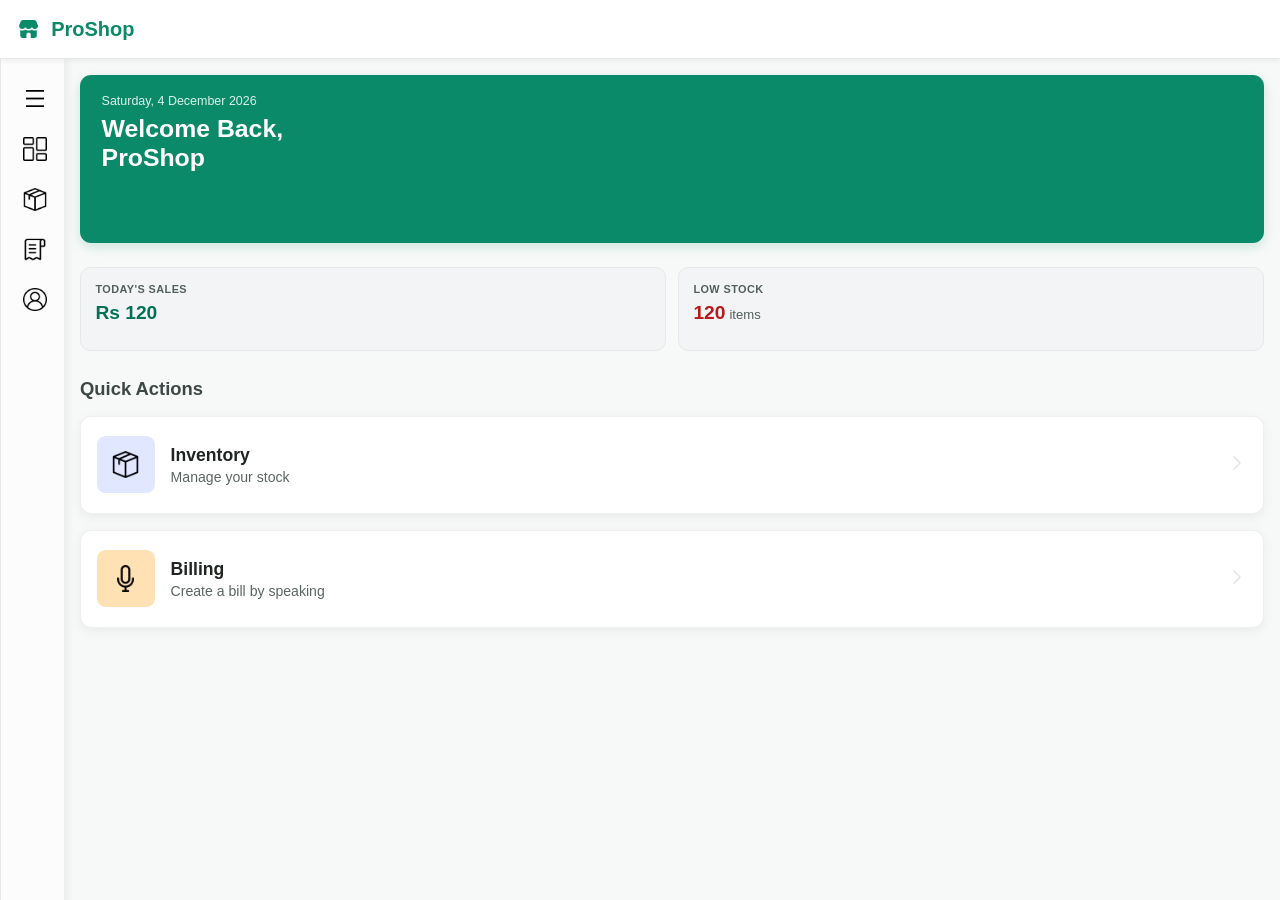
<file: index.html>
<!doctype html>
<html lang="en">
<head>
  <meta charset="UTF-8">
  <meta name="viewport" content="width=device-width, initial-scale=1.0">
  <meta http-equiv="X-UA-Compatible" content="ie=edge">

  <title>ProShop Dashboard</title>

  <meta name="mobile-web-app-capable" content="yes">
  <meta name="theme-color" content="#0B8A6A">
  <link rel="manifest" href="./manifest.webmanifest">

  
  <link rel="stylesheet" href="./styles.css">
  <link rel="stylesheet" href="./dashboard.css">

  <script src="./Javascript/common.js" defer></script>

  
</head>

<body>
  <div class="app-shell">
    <header>
      <div class="top-bar">

        <div class="top-bar-left">
          <img class="store-icon" src="./assets/icons/store.png" alt="ProShop logo">
          <span class="logo">ProShop</span>
        </div>
        <div class="top-bar-right">
          <!-- <button class="header-button" type="button">
            <img src="icons/notification.png" alt="Notifications">
          </button> -->
          <!-- <button class="header-button" type="button">
            <img src="./assets/icons/user.png" alt="Profile">
          </button> -->
        </div>

      </div>
    </header>

    <div class="main-container">
      
      <div class="dashboard-content">

        <div class="card-welcome">
          <div class="card-content">
            <p class="card-date" id="cardDate"></p>

            <h1 class="welcome-title">
              Welcome Back,<br>
              ProShop
            </h1>

            <!-- <div class="card-status-row">
              <span class="status-dot"></span>
              <span>Shop status: Online</span>
            </div> -->
          </div>
        </div>

        <div class="stats-row">

          <div class="stat-card">
            <p class="stat-label">Today's Sales</p>
            <p class="stat-value" id="stat-sales"></p>
          </div>

          <div class="stat-card">
            <p class="stat-label">Low Stock</p>

            <div class="stat-value-container">
              <p class="stat-value low-stock-number" id="stat-low-stock-count"></p>
              <p class="stat-items-label">items</p>
            </div>
          </div>

        </div>

        <div class="section-heading">
          <h2>Quick Actions</h2>
        </div>

        <div class="card-action">
          <a href="./pages/Inventory/Inventory.html" class="card-link">

            <div class="action-left">
              <div class="card-icon inventory-icon-background">
                <img src="./assets/icons/box.png" alt="Inventory">
              </div>

              <div class="card-text">
                <h2 class="card-title">Inventory</h2>
                <span class="card-subtitle">Manage your stock</span>
              </div>
            </div>

            <div class="card-arrow">
              <img src="./assets/icons/chevron.png" alt="">
            </div>

          </a>
        </div>

        <div class="card-action">
          <a href="./pages/voiceBilling/voiceBilling.html" class="card-link">

            <div class="action-left">
              <div class="card-icon billing-icon-background">
                <img src="./assets/icons/mic.png" alt="Billing">
              </div>

              <div class="card-text">
                <h2 class="card-title">Billing</h2>
                <span class="card-subtitle">Create a bill by speaking</span>
              </div>
            </div>

            <div class="card-arrow">
              <img src="./assets/icons/chevron.png" alt="">
            </div>

          </a>
        </div>
        <div class="footer-gap">

        </div>
        <div class="footer-section">
          <footer>
            <Span>Copyright @2026</Span>
          </footer>
        </div>
      </div>
        

      <aside class="sidebar-desktop" id="sidebar">
        <div class="nav-item">
          <button id="menuToggle" >
  
            <div class="nav-icon">
              <img src="./assets/icons/menu.png" alt="">
            </div>
  
            <div class="nav-label">
              <span>Menu</span>
            </div>
          </button>
        </div>
        <div class="nav-item">
          <button class="dashboard-active" type="button"
            onclick="window.location.href=''">
  
            <div class="nav-icon">
              <img src="./assets/icons/dashboard.png" alt="">
            </div>
  
            <div class="nav-label">
              <span>Dashboard</span>
            </div>
          </button>
        </div>
        <div class="nav-item">
          <button class="inventory" type="button"
            onclick="window.location.href='./pages/Inventory/Inventory.html'">
  
            <div class="nav-icon">
              <img src="./assets/icons/box.png" alt="">
            </div>
  
            <div class="nav-label">
              <span>Inventory</span>
            </div>
          </button>
        </div>
        <div class="nav-item">
          <button class="billing" type="button"
            onclick="window.location.href='./pages/voiceBilling/voiceBilling.html'">
  
            <div class="nav-icon">
              <img src="./assets/icons/bill.png" alt="">
            </div>
  
            <div class="nav-label">
              <span>Billing</span>
            </div>
  
          </button>
        </div>
        <div class="nav-item">
          <button class="profile" id="profile1" type="button">
  
            <div class="nav-icon">
              <img src="./assets/icons/user.png" alt="">
            </div>
  
            <div class="nav-label">
              <span>Profile</span>
            </div>
  
          </button>
        </div> 
      </aside>
      
    </div>
    <nav class="bottom-nav">
        <div class="nav-item">
          <button class="dashboard active" type="button"
            onclick="window.location.href=''">
  
            <div class="nav-icon">
              <img src="./assets/icons/dashboard.png" alt="">
            </div>
  
            <div class="nav-label">
              <span>Dashboard</span>
            </div>
          </button>
        </div>
        <div class="nav-item">
          <button class="inventory" type="button"
            onclick="window.location.href='./pages/Inventory/Inventory.html'">
  
            <div class="nav-icon">
              <img src="./assets/icons/box.png" alt="">
            </div>
  
            <div class="nav-label">
              <span>Inventory</span>
            </div>
          </button>
        </div>
        <div class="nav-item">
          <button class="billing" type="button"
            onclick="window.location.href='./pages/voiceBilling/voiceBilling.html'">
  
            <div class="nav-icon">
              <img src="./assets/icons/bill.png" alt="">
            </div>
  
            <div class="nav-label">
              <span>Billing</span>
            </div>
  
          </button>
        </div>
        <div class="nav-item">
          <button class="profile" id="profile2" type="button">
  
            <div class="nav-icon">
              <img src="./assets/icons/user.png" alt="">
            </div>
  
            <div class="nav-label">
              <span>Profile</span>
            </div>
  
          </button>
        </div>
      </nav>

    <!-- <footer>
      <Span>Copyright @2026</Span>
    </footer> -->
  </div>

  <dialog class="overlay" id="profileForm">
    <div class="pop-up">
      <h2>User Profile</h2>
      <form id="addUserForm">
        <!-- <label for="userFirstName">First Name</label> -->
        <input type="text" id="userFirstName" placeholder="FirstName" required />
        <!-- <label for="userLastName">Last name</label> -->
        <input type="text" id="userLastName" placeholder="LastName" required />
        <!-- <label for="userNumber">Quantity</label> -->
        <input type="text" id="userNumber" inputmode="numeric" maxlength="10" placeholder="Phone Number" required />

        <input type="text" id="userEmail" inputmode="email" placeholder="E-mail" required />
        <!-- <label for="itemType">Type</label> -->
        <input type="text" id="gstID" placeholder="GstID" required />
        
        <div class="popup-actions">
          <button
            type="button"
            id="cancelUserPopupButton"
            class="secondary-button"
          >
            Cancel
          </button>
          <button id="editButton" type="submit" class="primary-button">
            Edit Details
          </button>
        </div>
      </form>
    </div>
  </dialog>
  <script>
    // document.addEventListener('DOMContentLoaded',function(){
      const cardDate=new Date();
      const days=["Monday","Tuesday","Wednesday","Thrusday","Friday","Saturday","Sunday"];
      const months=["January","February","March","April","May","June","July","August","September","October","November","December"];
      const dayName=days[cardDate.getDay()];
      const day=cardDate.getDate();
      const month=months[cardDate.getMonth()];
      const year=cardDate.getFullYear();
      const formatted=`${dayName}, ${day} ${month} ${year}`;
      document.getElementById("cardDate").textContent=formatted;
    // });

    // function updateStatCards(){
    //   const sales = 120;
    //   const stock = 600;
    //   document.getElementById("stat-sales").textContent=sales;
    //   console.log("Function call");
    //   document.getElementById("stat-low-stock-count").textContent=stock;
    //  }

    //updateStatCards=(60.00,12);

  const sales = 120;
  document.getElementById("stat-sales").textContent="Rs "+sales;
  const stock = 120;
  document.getElementById("stat-low-stock-count").textContent=stock;
    
  </script>
</body>
</html>
</file>
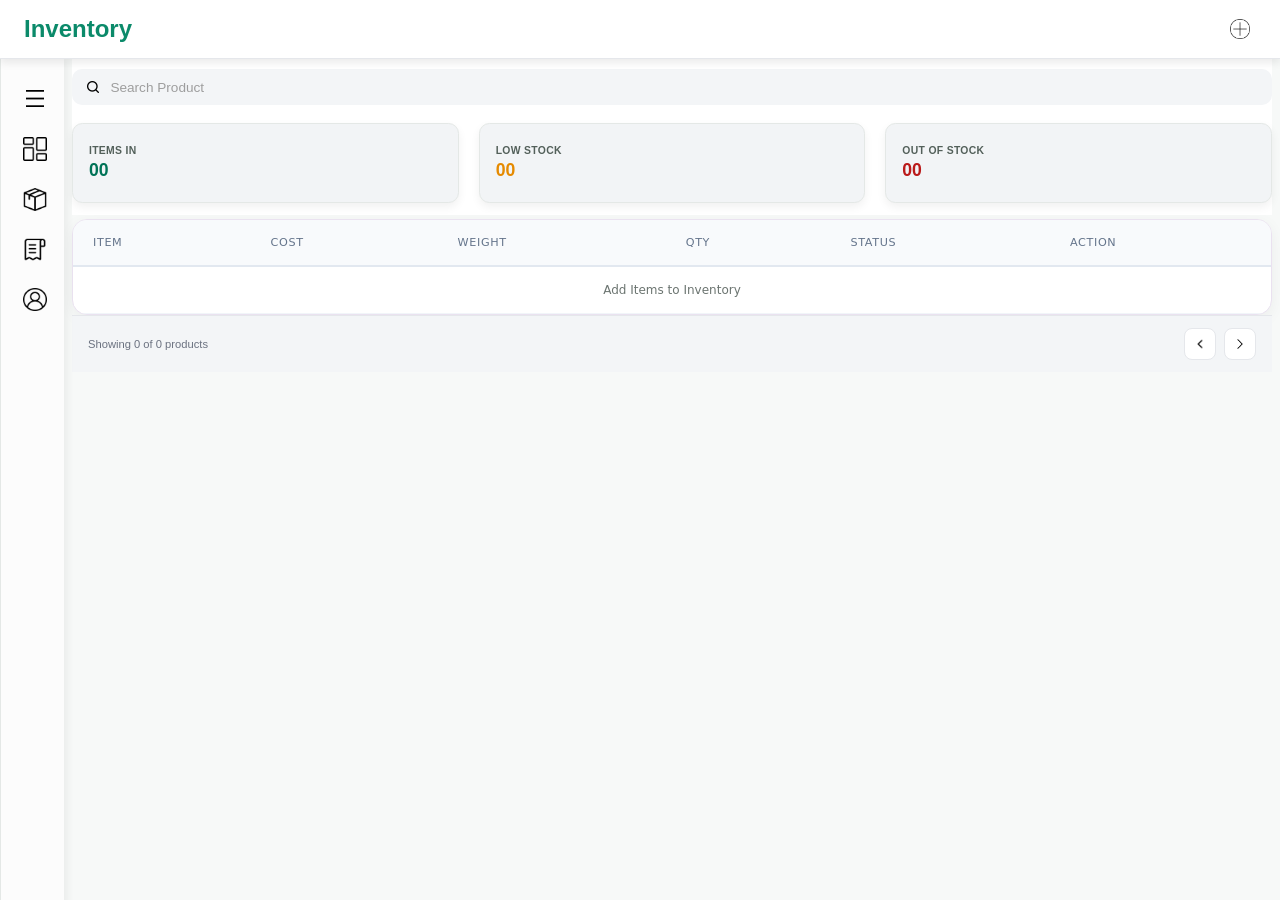
<file: pages/Inventory/Inventory.html>
<!DOCTYPE html>
<html lang="en">
<head>
  <meta charset="UTF-8">
  <meta name="viewport" content="width=device-width, initial-scale=1.0">

  <title>Inventory</title>

  <link rel="stylesheet" href="../../styles.css">
  <link rel="stylesheet" href="./Inventory.css">

  <script src="../../Javascript/common.js" defer></script>
  <script src="../../Javascript/Inventory.js" defer></script>
</head>

<body>

  <main class="app_container">

    <!-- ================= INVENTORY HEADER ================= -->
    <section class="inventory_section">

      <div class="left_inventory_section">

        <button id="backButton" class="header-icon-button" type="button">
          <img src="../../assets/icons/left.png" alt="Back">
        </button>

        <h4>Inventory</h4>

      </div>

      <div class="right_inventory_section">

        <button
          id="addProductButton"
          class="header-icon-button"
          type="button"
        >
          <img
            src="../../assets/icons/add (2).png"
            alt="Add Product"
          >
        </button>
        


        

      </div>

    </section>

    <!-- ================= MAIN CONTENT ================= -->

    <section class="main-container">

      <div class="main-content">

        <!-- ================= SEARCH ================= -->

        <div class="search-container">

          <div class="search-input-wrapper">

            <img
              class="search-icon"
              src="../../assets/icons/search.png"
              alt="Search"
            >

            <input
              type="text"
              id="searchInput"
              class="search-input"
              placeholder="Search Product"
            >

          </div>

        </div>

        <!-- ================= CARDS ================= -->

        <div class="card_section">

          <div class="card_box">

            <div class="card_box_header">
              Items IN
            </div>

            <div
              class="card_box_count"
              id="itemsInCount">
              03
            </div>

          </div>


          <div class="card_box">

            <div class="card_box_header">
              Low Stock
            </div>

            <div
              class="card_box_count"
              id="lowStockCount"
            >
              00
            </div>

          </div>


          <div class="card_box">

            <div class="card_box_header">
              Out of Stock
            </div>

            <div
              class="card_box_count"
              id="outOfStockCount"
            >
              01
            </div>

          </div>

        </div>

        <!-- ================= TABLE ================= -->

        <div class="table-container">

          <table>

            <thead>

              <tr>
                <th>Item</th>
                <th>Cost</th>
                <th>Weight</th>
                <th>Qty</th>
                <th>Status</th>
                <th>Action</th>
              </tr>

            </thead>

            <tbody id="tableBody">

              <tr id="emptyBillRow">

                <td
                  colspan="6"
                  class="empty-bill-cell"
                >
                  Add Items to Inventory
                </td>

              </tr>

            </tbody>

          </table>

        </div>

        <!-- ================= PAGINATION ================= -->
        <div class="pagination-container">

          <div class="pagination-text" id="showingProducts">
            Showing 0 of 0 products
          </div>
        
          <div class="pagination-buttons">
        
            <button
              class="pagination-btn"
              id="previousPage"
              type="button"
              onclick="previousPage()"
            >
              <img
                src="../../assets/icons/left.png"
                alt="Previous"
              >
            </button>
        
            <button
              class="pagination-btn"
              id="nextPage"
              type="button"
              onclick="nextPage()"
            >
              <img
                src="../../assets/icons/chevron.png"
                alt="Next"
              >
            </button>
        
          </div>

        </div>
        

        <div class="footer-gap">
      
        </div>


        <div class="footer-section">
          <footer>
            <Span>Copyright @2026</Span>
          </footer>
        </div>
      </div>

      <!-- ================= DESKTOP SIDEBAR ================= -->

      <aside
        class="sidebar-desktop"
        id="sidebar"
      >

        <div class="nav-item">

          <button
            id="menuToggle"
            type="button"
          >

            <div class="nav-icon">
              <img
                src="../../assets/icons/menu.png"
                alt="Menu"
              >
            </div>

            <div class="nav-label">
              <span>Menu</span>
            </div>

          </button>

        </div>


        <div class="nav-item">

          <button
            class="dashboard-active"
            type="button"
            onclick="window.location.href='../../index.html'"
          >

            <div class="nav-icon">
              <img
                src="../../assets/icons/dashboard.png"
                alt="Dashboard"
              >
            </div>

            <div class="nav-label">
              <span>Dashboard</span>
            </div>

          </button>

        </div>


        <div class="nav-item">

          <button
            class="inventory"
            type="button"
          >

            <div class="nav-icon">
              <img
                src="../../assets/icons/box.png"
                alt="Inventory"
              >
            </div>

            <div class="nav-label">
              <span>Inventory</span>
            </div>

          </button>

        </div>


        <div class="nav-item">

          <button
            class="billing"
            type="button"
            onclick="window.location.href='../voiceBilling/voiceBilling.html'"
          >

            <div class="nav-icon">
              <img
                src="../../assets/icons/bill.png"
                alt="Billing"
              >
            </div>

            <div class="nav-label">
              <span>Billing</span>
            </div>

          </button>

        </div>


        <div class="nav-item">

          <button
            class="profile"
            type="button"
            id="profile1"
          >

            <div class="nav-icon">
              <img
                src="../../assets/icons/user.png"
                alt="Profile"
              >
            </div>

            <div class="nav-label">
              <span>Profile</span>
            </div>

          </button>

        </div>

      </aside>

    </section>


    <!-- ================= MOBILE BOTTOM NAV ================= -->

    <nav class="bottom-nav">

      <div class="nav-item">

        <button
          class="dashboard"
          type="button"
          onclick="window.location.href='../../index.html'"
        >

          <div class="nav-icon">
            <img
              src="../../assets/icons/dashboard.png"
              alt="Dashboard"
            >
          </div>

          <div class="nav-label">
            <span>Dashboard</span>
          </div>

        </button>

      </div>


      <div class="nav-item">

        <button
          class="inventory active"
          type="button"
        >

          <div class="nav-icon">
            <img
              src="../../assets/icons/box.png"
              alt="Inventory"
            >
          </div>

          <div class="nav-label">
            <span>Inventory</span>
          </div>

        </button>

      </div>


      <div class="nav-item">

        <button
          class="billing"
          type="button"
          onclick="window.location.href='../voiceBilling/voiceBilling.html'"
        >

          <div class="nav-icon">
            <img
              src="../../assets/icons/bill.png"
              alt="Billing"
            >
          </div>

          <div class="nav-label">
            <span>Billing</span>
          </div>

        </button>

      </div>


      <div class="nav-item">

        <button
          class="profile"
          type="button"
          id="profile2"
        >

          <div class="nav-icon">
            <img
              src="../../assets/icons/user.png"
              alt="Profile"
            >
          </div>

          <div class="nav-label">
            <span>Profile</span>
          </div>

        </button>

      </div>

    </nav>
    <!-- ================= POPUP ================= -->
        <div id="addProductPopup" class="popup">

          <div class="popup-content">

            <h2>Add Product</h2>

            <input
              type="text"
              id="Item"
              placeholder="Item"
            >

            <input
              type="text"
              id="itemType"
              placeholder="Type"
              required
            >

            <input
              type="text"
              id="itemBrand"
              placeholder="Brand"
              required
            >

            <input
              type="number"
              id="cost"
              placeholder="Cost"
            >

            <input
              
              type="text"
              id="Weight"
              placeholder="Weight"
            >

            <input
              type="number"
              id="Quantity"
              placeholder="Quantity"
            >

            <select id="status">
              <option value="Available">Available</option>
              <option value="Out of Stock">Out of Stock</option>
            </select>

            <div class="popup-buttons">

              <button
                id="closePopupButton"
                type="button"
              >
                Close
              </button>

              <button
                id="submitButton"
                type="button"
              >
                Submit
              </button>

            </div>

          </div>

        </div>
        <!-- ================= POPUP END ================= -->

  </main>
  <dialog class="overlay" id="profileForm">
      <div class="pop-up">
        <h2>User Profile</h2>
        <form id="addUserForm">
          <!-- <label for="userFirstName">First Name</label> -->
          <input type="text" id="userFirstName" placeholder="FirstName" required />
          <!-- <label for="userLastName">Last name</label> -->
          <input type="text" id="userLastName" placeholder="LastName" required />
          <!-- <label for="userNumber">Quantity</label> -->
          <input type="text" id="userNumber" inputmode="numeric" maxlength="10" placeholder="Phone Number" required />
  
          <input type="text" id="userEmail" inputmode="email" placeholder="E-mail" required />
          <!-- <label for="itemType">Type</label> -->
          <input type="text" id="gstID" placeholder="GstID" required />
          
          <div class="popup-actions">
            <button
              type="button"
              id="cancelUserPopupButton"
              class="secondary-button"
            >
              Cancel
            </button>
            <button id="editButton" type="submit" class="primary-button">
              Edit Details
            </button>
          </div>
        </form>
      </div>
    </dialog>

</body>
</html>
</file>
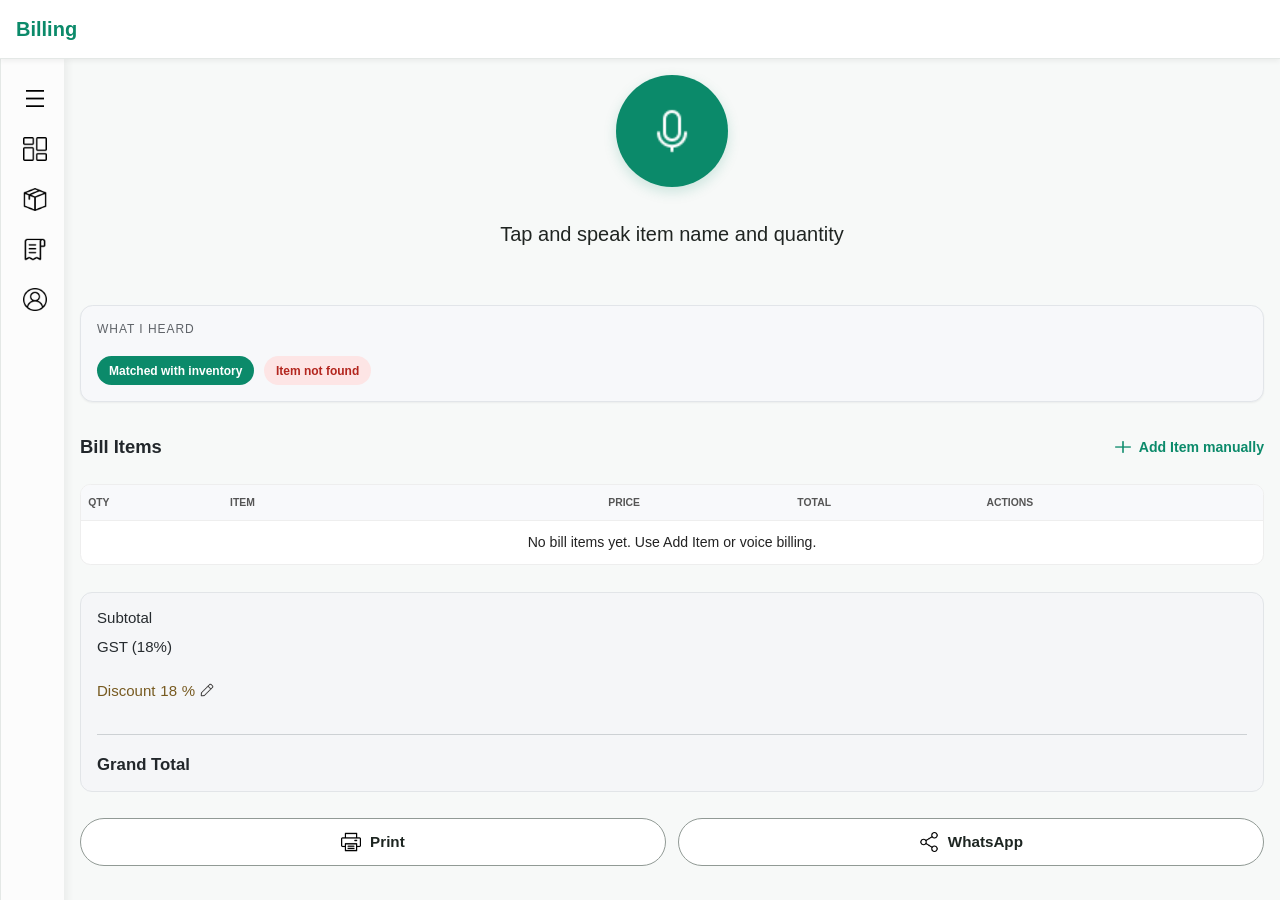
<file: pages/voiceBilling/voiceBilling.html>
<!doctype html>
<html lang="en">
  <head>
    <meta charset="UTF-8" />
    <meta name="viewport" content="width=device-width, initial-scale=1.0" />
    <meta http-equiv="X-UA-Compatible" content="ie=edge" />

    <title>Billing Assistant</title>

    <meta name="mobile-web-app-capable" content="yes" />
    <meta name="theme-color" content="#0B8A6A" />
    <link rel="manifest" href="../../manifest.webmanifest" />

    <link rel="stylesheet" href="../voiceBilling/billing.css" />
    <link rel="stylesheet" href="../../styles.css" />
    <link rel="stylesheet" href="../BillSuccess/BillSuccess.css" />
    <!-- <link rel="" -->

    <script src="../../Javascript/common.js" defer></script>
    <script src="../../Javascript/voiceBilling.js" defer></script>
  </head>

  <body>
    <div class="app-shell">
      <header>
        <div class="top-bar">
          <div class="top-bar-left">
            <a href="../../index.html" class="back-button">
              <img src="../../assets/icons/left.png" alt="Back to dashboard" />
            </a>
            <span class="logo">Billing</span>
          </div>
          <div class="top-bar-right">
            <!-- <button class="notification-button" id="notifications" type="button">
            <img src="../../assets/icons/notification.png" alt="Notifications">
          </button> -->
            <!-- <button class="profile-button" id="profile3" type="button">
              <img src="../../assets/icons/user.png" alt="Profile" />
            </button> -->
          </div>
        </div>
      </header>
      <div class="main-container">
        <div class="main-content">
          <div id="voiceBillingView">
            <div class="voice-section">
              <div class="voice-button-container">
                <button class="voice-button" id="voiceButton" type="button">
                  <img
                    src="../../assets/icons/mic2.png"
                    alt="Start voice billing"
                  />
                </button>
              </div>
              <div class="voice-button-static">
                  <p class="voice-text">
                  Tap and speak item name and quantity
                  </p>
              </div>
              <div class="voice-button-use">
                  <div class="listening-timer-container">
                    <p class="listening-timer" id="listeningTimerMinutes">00</p><p class="listening-timer">:</p><p class="listening-timer" id ="listeningTimerSeconds">00</p>
                  </div>
                  <p class="voice-text">Listening...</p>
                  <button id="stopVoiceButton">Stop</button>
              </div>
              
            </div>
            <div class="voice-output-section">
              <div class="voice-output-container">
                <span class="voice-output-label">WHAT I HEARD</span>
  
                <p class="voice-output-text" id="voiceOutput">
                  
                </p>
  
                <div class="inventory-status">
                  <div class="item-found">
                    <span>Matched with inventory</span>
                  </div>
  
                  <div class="item-not-found">
                    <span>Item not found</span>
                  </div>
                </div>
              </div>
            </div>

            <div class="bill-container">
              <div class="bill-header">
                <h2>Bill Items</h2>
  
                <div class="add-item-button-container">
                  <img src="../../assets/icons/plus2.png" alt="Add-button" />
                  <button
                    class="add-item-button"
                    id="openPopupButton"
                    type="button"
                  >
                    Add Item manually
                  </button>
                </div>
              </div>
  
              <div class="bill-table-container">
                <table class="bill-table">
                  <thead>
                    <tr>
                      <th style="width: 12%">Qty</th>
                      <th style="width: 32%">Item</th>
                      <th style="width: 16%">Price</th>
                      <th style="width: 16%">Total</th>
                      <th style="width: 24%">Actions</th>
                    </tr>
                  </thead>
  
                  <tbody id="billItemsBody">
                    <tr id="emptyBillRow">
                      <td colspan="5" class="empty-bill-cell">
                        No bill items yet. Use Add Item or voice billing.
                      </td>
                    </tr>
                  </tbody>
                </table>
              </div>
  
              <div class="bill-summary">
                <div class="summary-row">
                  <span>Subtotal</span>
                  <span id="bill-subtotal"></span>
                </div>
  
                <div class="summary-row">
                  <span>GST (18%)</span>
                  <span id="bill-gst"></span>
                </div>
  
                <div class="summary-row discount-row">
                  <span id="edit-discount-button" class="discount-button">
                    Discount
                    <p id ="discount-per">18</p><p>%</p>
                    <img src="../../assets/icons/pencil.png" alt="" />
                </span>
  
                  <span id="bill-discount"></span>
                </div>
  
                <div class="summary-line"></div>
  
                <div class="grand-total-row">
                  <span class="grand-total-label">Grand Total</span>
                  <span class="grand-total-price" id="bill-grand-total"
                    ></span
                  >
                </div>
              </div>
  
              <div class="bill-actions">
                <button
                  class="bill-action-button"
                  id="print-bill-button"
                  type="button"
                >
                  <img src="../../assets/icons/printing.png" alt="" />
                  <span>Print</span>
                </button>
  
                <button
                  class="bill-action-button"
                  id="whatsapp-bill-button"
                  type="button"
                >
                  <img src="../../assets/icons/share.png" alt="" />
                  <span>WhatsApp</span>
                </button>
              </div>
              <div class="new-bill-container">
                <button
                  class="new-bill"
                  type="button"
                  id="generateBillButton"
                >
                  <p>Generate Bill</p>
                </button>
              </div>
            </div>
            <div class="footer-gap">

            </div>

            <div class="footer-section">
              <footer>
                <span>Copyright @2026</span>
              </footer>
            </div>
          </div>
          <!-- ==================================================
               BILL SUCCESS SCREEN
          =================================================== -->

          <div
            id="billSuccessScreen"
            class="hidden"
          >

            <main class="mobile-screen">


             
              


              <!-- ================= SUCCESS SECTION ================= -->

              <section class="success">

                <div class="success-outer-circle">

                  <div class="success-icon">

                    <img
                      src="../../assets/icons/check (1).png"
                      alt="Success"
                    />

                  </div>

                </div>


                <h2>
                  Bill Generated Successfully
                </h2>


                <p class="description">
                  The transaction has been processed and recorded
                  in your inventory system.
                </p>

              </section>


              <!-- ================= BILL DETAILS ================= -->

              <section class="bill-details">

                <article class="card">

                  <strong>
                    BILL NUMBER
                  </strong>

                  <h2 id="billNumber">
                    #INV-88291
                  </h2>

                </article>


                <article class="card">

                  <strong>
                    DATE
                  </strong>

                  <h2 id="billDate">
                    
                  </h2>

                </article>

              </section>


              <!-- ================= AMOUNT CARD ================= -->

              <section class="amount-card">

                <div class="amount-content">

                  <strong>
                    Total Amount Paid
                  </strong>

                  <h1 id="successTotalAmount">
                    
                  </h1>

                </div>


                <button
                  class="receipt-btn"
                  aria-label="View Receipt"
                  type="button"
                >

                  <img
                    src="../../assets/icons/bill.png"
                    alt="Receipt"
                  />

                </button>

              </section>


              <!-- ================= ACTION LIST ================= -->

              <section class="action-list">


                <!-- SHARE RECEIPT -->

                <button
                  id="shareReceiptButton"
                  class="action-item"
                  type="button"
                >

                  <div class="action-left">

                    <div class="action-icon">

                      <img
                        src="../../assets/icons/share.png"
                        alt="Share"
                      />

                    </div>

                    <p>
                      Share Receipt
                    </p>

                  </div>


                  <div class="arrow">

                    <img
                      src="../../assets/icons/chevron.png"
                      alt="Next"
                    />

                  </div>

                </button>


                <!-- PRINT BILL -->

                <button
                  id="printBillButton"
                  class="action-item"
                  type="button"
                >

                  <div class="action-left">

                    <div class="action-icon">

                      <img
                        src="../../assets/icons/printing.png"
                        alt="Print"
                      />

                    </div>

                    <p>
                      Print Bill
                    </p>

                  </div>


                  <div class="arrow">

                    <img
                      src="../../assets/icons/chevron.png"
                      alt="Next"
                    />

                  </div>

                </button>

              </section>


              <!-- ================= NEW BILL ================= -->

              <div class="new-bill-container">

                <button
                  class="new-bill"
                  id="newBill"
                  type="button"
                >

                  <img
                    src="../../assets/icons/add (2).png"
                    alt="Add"
                  />

                  <p>
                    New Bill
                  </p>

                </button>

              </div>

            </main>

          </div>

        </div>


        <aside class="sidebar-desktop" id="sidebar">
          <div class="nav-item">
            <button id="menuToggle">
              <div class="nav-icon">
                <img src="../../assets/icons/menu.png" alt="" />
              </div>

              <div class="nav-label">
                <span>Menu</span>
              </div>
            </button>
          </div>
          <div class="nav-item">
            <button
              class="dashboard-active"
              type="button"
              onclick="window.location.href = '../../index.html'"
            >
              <div class="nav-icon">
                <img src="../../assets/icons/dashboard.png" alt="" />
              </div>

              <div class="nav-label">
                <span>Dashboard</span>
              </div>
            </button>
          </div>
          <div class="nav-item">
            <button
              class="inventory"
              type="button"
              onclick="window.location.href = '../Inventory/Inventory.html'"
            >
              <div class="nav-icon">
                <img src="../../assets/icons/box.png" alt="" />
              </div>

              <div class="nav-label">
                <span>Inventory</span>
              </div>
            </button>
          </div>
          <div class="nav-item">
            <button
              class="billing"
              type="button"
              onclick="window.location.href = ''"
            >
              <div class="nav-icon">
                <img src="../../assets/icons/bill.png" alt="" />
              </div>

              <div class="nav-label">
                <span>Billing</span>
              </div>
            </button>
          </div>
          <div class="nav-item">
            <button
              class="profile"
              id="profile1"
              type="button"
              
            >
              <div class="nav-icon">
                <img src="../../assets/icons/user.png" alt="" />
              </div>

              <div class="nav-label">
                <span>Profile</span>
              </div>
            </button>
          </div>
        </aside>
      </div>

      <nav class="bottom-nav">
        <div class="nav-item">
          <button
            class="dashboard"
            type="button"
            onclick="window.location.href = '../../index.html'"
          >
            <div class="nav-icon">
              <img src="../../assets/icons/dashboard.png" alt="" />
            </div>

            <div class="nav-label">
              <span>Dashboard</span>
            </div>
          </button>
        </div>

        <div class="nav-item">
          <button
            class="inventory"
            type="button"
            onclick="window.location.href = '../Inventory/Inventory.html'"
          >
            <div class="nav-icon">
              <img src="../../assets/icons/box.png" alt="" />
            </div>

            <div class="nav-label">
              <span>Inventory</span>
            </div>
          </button>
        </div>

        <div class="nav-item">
          <button
            class="billing active"
            type="button"
            onclick="window.location.href = ''"
          >
            <div class="nav-icon">
              <img src="../../assets/icons/bill.png" alt="" />
            </div>

            <div class="nav-label">
              <span>Billing</span>
            </div>
          </button>
        </div>

        <div class="nav-item">
          <button
            class="profile"
            id="profile2"
            type="button"
          >
            <div class="nav-icon">
              <img src="../../assets/icons/user.png" alt="" />
            </div>

            <div class="nav-label">
              <span>Profile</span>
            </div>
          </button>
        </div>
      </nav>
    </div>
    <dialog class="overlay" id="billItemForm">
      <div class="pop-up">
        <h2>Add bill item</h2>
        <form id="addItemForm">
          <!-- <label for="itemName">Item name</label> -->
          <input type="text" id="itemName" placeholder="Name" required />

          <!-- <label for="itemQuantity">Quantity</label> -->
          <input type="number" id="itemQuantity"placeholder="Quantity" min="1" value="1" required />

          <!-- <label for="itemType">Type</label> -->
          <input type="text" id="itemType" placeholder="Type" required />

          <!-- <label for="itemBrand">Brand</label> -->
          <input type="text" id="itemBrand" placeholder="Brand" required />

          <!-- <label for="itemPrice">Price</label> -->
          <input
            type="number"
            id="itemPrice"
            min="0"
            step="0.01"
            placeholder="Price"
            required
          />

          <div class="popup-actions">
            <button
              type="button"
              id="cancelPopupButton"
              class="secondary-button"
            >
              Cancel
            </button>

            <button id="submitItem" type="submit" class="primary-button">
              Add item
            </button>
          </div>
        </form>
      </div>
    </dialog>

    <dialog class="overlay" id="profileForm">
      <div class="pop-up">
        <h2>User Profile</h2>
        <form id="addUserForm" >
          <!-- <label for="userFirstName">First Name</label> -->
          <input type="text" id="userFirstName" placeholder="FirstName" required />
          <!-- <label for="userLastName">Last name</label> -->
          <input type="text" id="userLastName" placeholder="LastName" required />
          <!-- <label for="userNumber">Quantity</label> -->
          <input type="text" id="userNumber" inputmode="numeric" maxlength="10" placeholder="Phone Number" required />
  
          <input type="text" id="userEmail" inputmode="email" placeholder="E-mail" required />
          <!-- <label for="itemType">Type</label> -->
          <input type="text" id="gstID" placeholder="GstID" required />
          
          <div class="popup-actions">
            <button
              type="button"
              id="cancelUserPopupButton"
              class="secondary-button"
            >
              Cancel
            </button>
            <button id="editButton" type="submit" class="primary-button">
              Edit Details
            </button>
          </div>
        </form>
      </div>
    </dialog>

    
  </body>
</html>
</file>
<file: styles.css>
/* ============================================================
   common.css
   Shared design-system rules used by every page: base reset,
   app shell, top bar, bottom nav, desktop sidebar, footer, and
   the responsive skeleton that swaps bottom-nav to sidebar.
   ============================================================ */

:root {
  --sidebar-width: 4rem;
  --sidebar-transition: 0.3s ease;
}

* {
  box-sizing: border-box;
}

html, body {
  margin: 0;
  min-width: 20rem;
  height: 100%;
  font-family: Inter, Arial, sans-serif;
  color: #202522;
  background-color: #EDF1EF;
  position: relative;
  /* overscroll-behavior: none; */
  scroll-behavior: smooth;
}

button {
  font: inherit;
}

.main-container {
  width: 100%;
  margin: 0 auto;
  background-color: #F7F9F8;
  display:flex;
  flex-direction: column;
  flex:1 1 auto;
  overflow-x: auto;
    /* scrollbar-color: #FFFFFF #0B8A6A ;
    scrollbar-width: thin; */
  scrollbar-width: thin;
  
}

.app-shell{
  display:flex;
  flex-direction: column;
  height:100vh;
}

body.sidebar-is-expanded {
    --sidebar-width: 12rem;
  }

/* ---------- Top bar ---------- */
header{
  position:fixed;
  top:0;
  z-index: 1000;

}

.top-bar {
  position: relative;
  top: 0;
  z-index: 1000;

  display: flex;
  justify-content: space-between;
  align-items: center;

  min-height: 3.7rem; /* index.html value — voiceBilling.html overrides to 3rem in billing.css */
  padding: 0.7rem 1rem;

  background-color: #FFFFFF;
  border-bottom: 0.0625rem solid #E4E8E6;
  box-shadow: 0 0.125rem 0.35rem rgba(0, 0, 0, 0.06);
}

.top-bar-left,
.top-bar-right {
  display: flex;
  align-items: center;
}

.top-bar-left {
  gap: 0.65rem;
}

.top-bar-right {
  gap: 0.35rem;
}

header {
  position: sticky;
  
}

.header-button {
  display: flex;
  align-items: center;
  justify-content: center;

  width: 2.35rem;
  height: 2.35rem;
  padding: 0;

  background-color: transparent;
  border: none;
  border-radius: 50%;
  cursor: pointer;

}

.header-button img {
  width: 1.3rem;
  height: 1.3rem;
  object-fit: contain;
}

.header-button:hover {
  background-color: #dddfe1;
}

.logo {
  color: #0B8A6A;
  font-size: 1.25rem;
  font-weight: 700;
}

/* ---------- Bottom nav (mobile) + shared nav-item styling ---------- */

.bottom-nav {
  position: fixed;
  right: 0;
  bottom: 0;
  left: 0;
  z-index: 20;

  display: flex;
  align-items: center;
  justify-content: space-between;

  width: 100%;
  min-height: 5rem;
  margin: 0 auto;
  padding: 0.35rem 0.45rem;

  background-color: #FCFCFC;
  border-top: 0.0625rem solid #E4E8E6;
  box-shadow: 0 -0.25rem 0.45rem rgba(0, 0, 0, 0.07);
}

.nav-item {
  display: flex;
  flex: 1;
  align-items: center;
  justify-content: center;
  min-width: 0;
}

.nav-item button {
  display: flex;
  flex-direction: column;
  align-items: center;
  justify-content: center;
  gap: 0.2rem;

  width: 100%;
  min-height: 3rem; /* index.html value — voiceBilling.html overrides to 3.85rem in billing.css */
  padding: 0.3rem;

  color: #35403A;
  font-size: 0.75rem; /* index.html value — voiceBilling.html overrides to 0.72rem in billing.css */
  font-weight: 500;

  background-color: transparent;
  border: none;
  border-radius: 2rem;
  cursor: pointer;
}

.nav-item button:is(.active, :hover) {
  color: #FFFFFF;
  font-weight: 700;
  background-color: #0B8A6A;
}

.nav-icon img {
  width: 1.45rem;
  height: 1.45rem;
  object-fit: contain;
}

.nav-label {
  font-size: 0.75rem; /* index.html value — voiceBilling.html overrides to 0.72rem in billing.css */
  line-height: 1;
}

/* ---------- Footer ---------- */
.footer-gap{
  height:30rem;
}

.footer-section {
  font-size: 1rem;
  font-family: inherit;
  width: 100%;
  margin: 0;
  justify-content: center;
  text-align: center;

}

.footer-section footer {
  padding: 0.75rem;
  background-color: #0B8A6A;
  color: #FFFFFF;
} 

/* ---------- Responsive shell: mobile bottom-nav <-> desktop sidebar ---------- */

@media (max-width: 1023px) {
  .sidebar-desktop {
    display: none;
  }
}

@media (min-width: 1024px) {
  body {
    padding-bottom: 0;
  }

  

  .bottom-nav {
    display: none;
  }

  .top-bar-left .back-button {
    display: none;
  }

  .sidebar-desktop {
    position:fixed;
    z-index: 100;
    flex: 0 0 auto;

    display: flex;
    flex-direction: column;
    align-items: stretch;
    justify-content: flex-start;

    width: var(--sidebar-width);
    min-height: 100vh;
    padding: 1rem 0.45rem;
    overflow: hidden;
    background-color: #FCFCFC;
    border-left: 0.0625rem solid #E4E8E6;
    box-shadow: 0.25rem 0 0.45rem rgba(0, 0, 0, 0.05);

    transition: 0.3s ease;
  }

  .sidebar-desktop .nav-item {
    flex: 0 0 auto;
    gap: 1rem;
  }

  .sidebar-desktop .nav-item button {
    flex-direction: row;
    align-items: center;
    justify-content: flex-start;
    gap: 0.75rem;
    white-space: nowrap;

    width: 100%;
    padding: 0.75rem 0.95rem;
  }

  .sidebar-desktop.expanded {
    width: 12rem;
  }

  .sidebar-desktop .nav-label {
    display: block;
    opacity: 0;
    max-width: 0;
    overflow: hidden;
    white-space: nowrap;
    transition: opacity 0.25s ease, max-width 0.25s ease;
  }

  .sidebar-desktop.expanded .nav-label {
    opacity: 1;
    max-width: 10rem;
  }
  /* .sidebar-desktop .nav-item button:is(.active, :hover) {
    color: #FFFFFF;
    font-weight: 700;
    background-color: #0B8A6A;
  } */

  
}


#profileForm.overlay {
  border: none;
  padding: 0;
  background: transparent;
}

#profileForm.overlay::backdrop {
  background: rgba(0, 0, 0, 0.45);
}

.pop-up {
  width: 22rem;
  background: #ffffff;
  border-radius: 0.8rem;
  padding: 1.5rem;
  display: flex;
  flex-direction: column;
  gap: 0.8rem;
  box-shadow: 0 0.5rem 1.5rem rgba(0, 0, 0, 0.3);
}

.pop-up h2 {
  text-align: center;
  margin-bottom: 0.5rem;
  font-size: 2rem;
  font-weight: 600;
  font-family: inherit;
  color: green;
}

#addUserForm {
  display: flex;
  flex-direction: column;
  gap: 0.8rem;
}

#addIUSerForm label {
  font-size: 0.9rem;
  font-weight: 600;
  color: #444;
}

#addUserForm input {
  width: 100%;
  padding: 0.7rem;
  border: 0.06rem solid #ccc;
  border-radius: 0.4rem;
  font-size: 0.95rem;
  outline: none;
}

#addUserForm input:focus {
  border-color: #dcfcf4;
}

.popup-actions {
  display: flex;
  margin-top: 1rem;
  justify-content: center;
  gap: 0.5rem;
}

.popup-actions button {
  width: 48%;
  padding: 0.8rem;
  border: none;
  border-radius: 0.4rem;
  font-size: 1rem;
  cursor: pointer;
}

.secondary-button {
  background: #dc3545;
  color: white;
}

.secondary-button:hover {
  background: #c82333;
}

.primary-button {
  background: #0B8A6A;
  color: white;
}

.primary-button:hover {
  background: #007a5b;
}
</file>
<file: dashboard.css>
/* ============================================================
   dashboard.css
   Page-specific rules for index.html (the dashboard).
   Load AFTER common.css.
   ============================================================ */


.app-shell {
  position: sticky;
}

.store-icon {
  width: 1.55rem;
  height: 1.55rem;
  object-fit: contain;
}

.dashboard-content {
  padding-bottom:0;
  /* padding: 1rem; */
  padding-bottom: 0;
  flex: 1 1 auto;
  overflow-y: scroll;
  /* scrollbar-color: #FFFFFF #0B8A6A ;
  scrollbar-width: thin; */
  width: 100%;
  min-width: 0;
  scrollbar-width: thin;
}

.card-welcome {
  position: relative;
  overflow: hidden;

  min-height: 10.5rem;
  padding: 1.15rem 1.35rem;
  margin-top: 1rem;
  margin-left: 1rem;
  margin-right: 1rem ;

  color: #FFFFFF;
  background-color: #0B8A6A;
  border-radius: 0.7rem;
  box-shadow: 0 0.25rem 0.75rem rgba(11, 138, 106, 0.18);
}

.card-content {
  position: relative;
  z-index: 1;
  width: 70%;
}

.card-date {
  margin: 0 0 0.4rem;
  color: #D9F3EA;
  font-size: 0.78rem;
  font-weight: 500;
}

.welcome-title {
  margin: 0;
  color: #FFFFFF;
  font-size: 1.55rem;
  font-weight: 700;
  line-height: 1.18;
}

.stats-row {
  display: grid;
  grid-template-columns: repeat(2,1fr);
  gap: 0.75rem;
  width: stretch;
  margin-top: 1.5rem;
  margin-left: 1rem;
  margin-right: 1rem;
}

.stat-card {
  flex: 1;
  min-width: 0;
  min-height: 5.25rem;
  padding: 0.9rem;

  background-color: #F2F4F6;
  border: 0.0625rem solid #E4E8E6;
  border-radius: 0.65rem;
}

.stat-label {
  margin: 0 0 0.45rem;
  color: #53605A;
  font-size: 0.68rem;
  font-weight: 700;
  letter-spacing: 0.04em;
  text-transform: uppercase;
}

.stat-value {
  margin: 0;
  color: #007357;
  font-size: 1.2rem;
  font-weight: 700;
}

.stat-value-container {
  display: flex;
  align-items: baseline;
  gap: 0.25rem;
}

.low-stock-number {
  color: #BA1A1A;
}

.stat-items-label {
  margin: 0;
  color: #53605A;
  font-size: 0.82rem;
  font-weight: 500;
}

.section-heading {
  margin: 1.7rem 0 0.85rem;
}

.section-heading h2 {
  margin-left: 1rem;
  margin-right: 1rem;
  color: #3D4846;
  font-size: 1.15rem;
  font-weight: 700;
}

.card-action {
  width: stretch;
  margin-bottom: 1rem;
  overflow: hidden;
  margin-left: 1rem;
  margin-right: 1rem;

  background-color: #FFFFFF;
  border: 0.0625rem solid #EDF0EE;
  border-radius: 0.7rem;
  box-shadow: 0 0.18rem 0.65rem rgba(0, 0, 0, 0.06);
}

.card-link {
  display: flex;
  align-items: center;
  justify-content: space-between;

  min-height: 6rem;
  padding: 1rem;

  color: #202522;
  text-decoration: none;
}

.action-left {
  display: flex;
  align-items: center;
  gap: 1rem;
  min-width: 0;
}

.card-icon {
  display: flex;
  flex: 0 0 auto;
  align-items: center;
  justify-content: center;

  width: 3.6rem;
  height: 3.6rem;
  border-radius: 0.55rem;
}

.inventory-icon-background {
  background-color: #E0E7FF;
}

.billing-icon-background {
  background-color: #FFE1B4;
}

.card-icon img {
  width: 1.7rem;
  height: 1.7rem;
  object-fit: contain;
}

.card-text {
  display: flex;
  flex-direction: column;
  min-width: 0;
}

.card-title {
  margin: 0 0 0.2rem;
  color: #202522;
  font-size: 1.1rem;
  font-weight: 700;
}

.card-subtitle {
  color: #5C6661;
  font-size: 0.88rem;
}

.card-arrow img {
  width: 1.25rem;
  height: 1.25rem;
  opacity: 0.55;
}

@media (min-width: 1024px) {
  .dashboard-content {
    flex: 1 1 auto;
    min-width: 20rem;
    padding-bottom:0;
    overflow-y: scroll;
    /* scrollbar-color: #FFFFFF #0B8A6A ;
    scrollbar-width: thin; */
    width: 100%;
    min-width: 0;
    scrollbar-width: thin;
    padding-left: var(--sidebar-width);
    transition: padding-left 0.3s ease;
  }
}

.footer-gap{
  height:40rem;
}
</file>
<file: pages/Inventory/Inventory.css>
INVENT CSS

* {
  box-sizing: border-box;
  margin: 0;
  padding: 0;
}

html {
  font-size: 1rem;
  scroll-behavior: smooth;
}

body {
  width: 100%;
  height: 100vh;
  min-height: 100vh;

  margin: 0;
  padding: 0;

  font-family: "Segoe UI", Arial, sans-serif;

  background-color: #f5f7f8;

  overflow: hidden;
}


/* =========================================================
   MAIN APP CONTAINER
========================================================= */

.app_container {
  width: 100%;
  height: 100vh;

  display: flex;
  flex-direction: column;

  position: relative;

  background-color: #ffffff;

  overflow: hidden;
}




.inventory_section {
  width: 100%;
  height: 3.7rem;
  min-height: 3.7rem;

  padding: 0 1rem;

  display: flex;
  align-items: center;
  justify-content: space-between;

  background-color: #ffffff;

  border-bottom: 0.0625rem solid #e5e7eb;

  box-shadow:
    0 0.25rem 0.5rem
    rgba(0, 0, 0, 0.08);

  position: sticky;
  top: 0;

  z-index: 500;
}


/* LEFT HEADER */

.left_inventory_section {
  display: flex;

  align-items: center;

  gap: 0.8rem;
}


/* RIGHT HEADER */

.right_inventory_section {
  display: flex;

  align-items: center;

  justify-content: center;
}


/* HEADER ICON BUTTON */

.header-icon-button {
  width: 2rem;
  height: 2rem;

  display: flex;

  align-items: center;
  justify-content: center;

  border: none;

  background-color: transparent;

  padding: 0;

  cursor: pointer;
}


.header-icon-button img {
  width: 1.6rem;
  height: 1.3rem;

  object-fit: contain;
}


.left_inventory_section h4 {
  font-size: 1.5rem;

  font-weight: 600;

  color: #0B8A6A;
}


/*---MAIN CONTAINER----*/

.main-container {
  width: 100%;

  flex: 1;

  min-height: 0;

  display: flex;

  position: relative;

  overflow: hidden;
}



.main-content {
  width: 100%;

  height: 100%;

  padding: 0 1rem 2rem;

  overflow-y: auto;
  overflow-x: hidden;

  scrollbar-width: thin;
  padding-left: var(--sidebar-width);
  transition: padding-left 0.3s ease;
}


/*---SEARCH CONTAINER----*/

.search-container {
  width: 100%;

  height: 3.5rem;

  min-height: 3.5rem;

  padding: 0.65rem 0;

  display: flex;

  align-items: center;

  background-color: #ffffff;

  position: sticky;

  top: 0;

  z-index: 400;
}


/* SEARCH WRAPPER */

.search-input-wrapper {
  width: 100%;

  height: 2.25rem;

  position: relative;

  display: flex;

  align-items: center;

  background-color: #f3f5f7;

  border-radius: 0.625rem;
}


/* SEARCH ICON */

.search-icon {
  position: absolute;

  left: 0.8rem;

  width: 1rem;
  height: 1rem;

  object-fit: contain;

  pointer-events: none;
}


/* SEARCH INPUT */

.search-input {
  width: 100%;
  height: 100%;

  border: none;

  outline: none;

  border-radius: 0.625rem;

  background-color: transparent;

  padding:
    0
    1rem
    0
    2.4rem;

  font-size: 0.85rem;

  font-weight: 500;

  color: #333333;
}


.search-input::placeholder {
  color: #9e9e9e;
}


/* =========================================================
   CARD SECTION
   STICKY
========================================================= */

.card_section {
  width: 100%;

  min-height: 5.5rem;

  display: grid;

  grid-template-columns:
    repeat(3, 1fr);

  gap: 0.75rem;

  padding: 0.5rem 0 0.75rem;

  background-color: #ffffff;

  position: sticky;

  top: 3.5rem;

  z-index: 300;
}


/* =========================================================
   CARD
========================================================= */

.card_box {
  width: 100%;

  min-width: 0;

  min-height: 4.5rem;

  padding: 0.75rem;

  display: flex;

  flex-direction: column;

  justify-content: center;

  gap: 0.25rem;

  background-color: #f2f4f6;

  border:
    0.0625rem solid
    #e4e8e6;

  border-radius: 0.65rem;

  box-shadow:
    0 0.25rem 0.6rem
    rgba(0, 0, 0, 0.06);
}


/* CARD HEADER */

.card_box_header {
  margin: 0;

  color: #53605a;

  font-size: 0.65rem;

  font-weight: 700;

  letter-spacing: 0.03em;

  text-transform: uppercase;
}


/* CARD NUMBER */

.card_box_count {
  font-size: 1.1rem;

  font-weight: 700;

  color: #007357;
}


/* CARD 2 */

.card_box:nth-child(2) .card_box_count {
  color: #e58a00;
}


/* CARD 3 */

.card_box:nth-child(3) .card_box_count {
  color: #ba1a1a;
}


/* =========================================================
   TABLE
========================================================= */

.table-container {
  width: 100%;

  margin-top: 0.25rem;

  border:
    0.0625rem solid
    #eae2f0;

  border-radius: 0.9375rem;

  background-color: #ffffff;

  box-shadow:
    0 0.25rem 0.9375rem
    rgba(0, 0, 0, 0.05);

  overflow-x: auto;

  overflow-y: visible;
}


table {
  width: 100%;

  min-width: 42rem;

  border-collapse: collapse;

  font-family:
    system-ui,
    -apple-system,
    sans-serif;

  font-size: 0.75rem;

  text-align: left;
}


thead th {
  background-color: #f8fafc;

  color: #64748b;

  font-weight: 500;

  text-transform: uppercase;

  font-size: 0.7rem;

  letter-spacing: 0.04rem;

  padding: 0.875rem;

  border-bottom:
    0.125rem solid
    #e2e8f0;

  white-space: nowrap;
}


tbody td {
  padding:
    0.875rem
    0.75rem;

  border-bottom:
    0.0625rem solid
    #f1f5f9;

  vertical-align: middle;

  color: #1e293b;
}


tbody tr:hover {
  background-color: #f8fafc;

  transition:
    background-color
    0.2s ease;
}


/* =========================================================
   ITEM
========================================================= */

.item {
  display: flex;

  flex-direction: column;

  gap: 0.25rem;
}


.item strong {
  color: #0f172a;

  font-size: 0.85rem;
}


.item small {
  color: #94a3b8;

  font-size: 0.7rem;
}


.price {
  font-weight: 600;

  color: #0f172a;
}


.meta-text {
  color: #475569;
}


/* EMPTY TABLE */

.empty-bill-cell {
  text-align: center;

  padding: 1rem;

  color: #6b7470;
}


/* =========================================================
   ICON BUTTON
========================================================= */

.icon-btn {
  width: 2rem;
  height: 2rem;

  display: inline-flex;

  align-items: center;
  justify-content: center;

  border:
    0.0625rem solid
    #e2e8f0;

  border-radius: 0.375rem;

  background-color: #ffffff;

  cursor: pointer;

  padding: 0;

  transition:
    all
    0.2s ease;
}


.icon-btn:hover {
  background-color: #f1f5f9;

  border-color: #cbd5e1;
}


.icon-btn img {
  width: 1rem;
  height: 1rem;

  object-fit: contain;
}


/* =========================================================
   ACTION BUTTONS
========================================================= */

.action-buttons {
  display: flex;

  justify-content: flex-start;

  align-items: center;

  gap: 0.5rem;
}


.action-buttons .icon-btn img {
  width: 1rem;
  height: 1rem;
}


/* =========================================================
   STATUS BUTTON
========================================================= */

.status-cell {
  text-align: center;
}


.status-btn {
  width: 2rem;
  height: 2rem;

  border:
    0.0625rem solid
    #e2e8f0;

  border-radius: 0.375rem;

  background-color: #ffffff;

  display: flex;

  justify-content: center;
  align-items: center;

  cursor: default;

  padding: 0;
}


.status-btn img {
  width: 1rem;
  height: 1rem;

  object-fit: contain;
}


/* =========================================================
   PAGINATION
========================================================= */

.pagination-container {
  width: 100%;

  min-height: 3.5rem;

  margin-top: 0;

  padding:
    0.75rem
    1rem;

  display: flex;

  align-items: center;

  justify-content: space-between;

  background-color: #f3f5f7;

  border-top:
    0.0625rem solid
    #e5e7eb;
}


.pagination-text {
  font-size: 0.7rem;

  color: #6b7280;

  font-weight: 500;
}


.pagination-buttons {
  display: flex;

  gap: 0.5rem;

  margin-left: auto;
}


.pagination-btn {
  width: 2rem;
  height: 2rem;

  display: flex;

  align-items: center;
  justify-content: center;

  background-color: #ffffff;

  border:
    0.0625rem solid
    #e5e7eb;

  border-radius: 0.5rem;

  cursor: pointer;

  transition:
    all
    0.3s ease;
}


.pagination-btn img {
  width: 0.9rem;
  height: 0.9rem;
}


.pagination-btn:hover {
  background-color: #f9fafb;

  box-shadow:
    0 0.125rem 0.375rem
    rgba(0, 0, 0, 0.1);
}
.pagination-btn {
  color: #000000;
}

.pagination-btn img {
  filter: brightness(0);
}


/* =========================================================
   POPUP
========================================================= */
.popup {
  position: fixed;
  inset: 0;
  background-color: rgba(0, 0, 0, 0.45);
  display: none;
  justify-content: center;
  align-items: center;
  z-index: 2000;
}

@media all and (min-width: 768px) and (max-width: 1199px) {
  html {
    font-size: 1rem;
  }

  .app_container {
    max-width: 100%;
    border-radius: 1rem;
  }

  .content_section .card_section {
    grid-template-columns: repeat(3, 1fr);
  }

  .card_section .card_box {
    height: auto;
  }

  table,
  thead th,
  .item small {
    font-size: 1rem;
  }

  .item strong {
    font-size: 1.25rem;
  }

  .inventory_section .left_inventory_section img {
    display: none;
  }
}

.popup-content {
  width: min(22rem, 90%);

  max-height: 90vh;

  overflow-y: auto;

  background-color: #ffffff;

  border-radius: 0.8rem;

  padding: 1.5rem;

  display: flex;

  flex-direction: column;

  gap: 0.8rem;

  box-shadow:
    0 0.5rem 1.5rem
    rgba(0, 0, 0, 0.3);
}


.popup-content h2 {
  text-align: center;

  margin-bottom: 0.5rem;

  font-size: 1.5rem;

  font-weight: 600;

  color: #008f6b;
}


.popup-content input,
.popup-content select {
  width: 100%;

  padding: 0.7rem;

  border:
    0.0625rem solid
    #cccccc;

  border-radius: 0.4rem;

  font-size: 0.85rem;

  outline: none;

  background-color: #ffffff;
}


.popup-content input:focus,
.popup-content select:focus {
  border-color: #007bff;
}

#profileForm.overlay {
    /* justify-items: center; */
    align-self: center;
    margin-left: auto;
    margin-right: auto;
}


/* =========================================================
   POPUP BUTTONS
========================================================= */

.popup-buttons {
  display: flex;

  justify-content: space-between;

  gap: 0.75rem;

  margin-top: 1rem;
}


.popup-buttons button {
  width: 50%;

  padding: 0.8rem;

  border: none;

  border-radius: 0.4rem;

  font-size: 0.85rem;

  cursor: pointer;
}


#closePopupButton {
  background-color: #dc3545;

  color: #ffffff;
}


#submitButton {
  background-color: #28a745;

  color: #ffffff;
}


#closePopupButton:hover {
  background-color: #c82333;
}


#submitButton:hover {
  background-color: #218838;
}


/* =========================================================
   DESKTOP SIDEBAR
========================================================= */
/* 
.sidebar-desktop {
  width: 4.5rem;

  height: 100%;

  flex-shrink: 0;

  display: flex;

  flex-direction: column;

  align-items: center;

  padding: 0.75rem 0;

  background-color: #ffffff;

  border-left:
    0.0625rem solid
    #e5e7eb;

  overflow-y: auto;
}


.sidebar-desktop .nav-item {
  width: 100%;

  display: flex;

  justify-content: center;

  margin-bottom: 0.5rem;
}


.sidebar-desktop button {
  width: 100%;

  min-height: 3.5rem;

  border: none;

  background-color: transparent;

  cursor: pointer;

  display: flex;

  flex-direction: column;

  align-items: center;

  justify-content: center;

  gap: 0.3rem;
}


.sidebar-desktop .nav-icon {
  width: 1.5rem;

  height: 1.5rem;

  display: flex;

  align-items: center;

  justify-content: center;
}


.sidebar-desktop .nav-icon img {
  width: 1.45rem;

  height: 1.45rem;

  object-fit: contain;
}


.sidebar-desktop .nav-label {
  font-size: 0.75rem;

  color: #53605a;
}


.sidebar-desktop .active,
.sidebar-desktop .inventory {
  color: #008f6b;
} */


/* =========================================================
   BOTTOM NAV
========================================================= */

/* .bottom-nav {
  display: none;
} */


/* =========================================================
   TABLET
========================================================= */

@media screen and (max-width: 768px) {

  .sidebar-desktop {
    display: none;
  }
  

  /* .bottom-nav {
    width: 100%;

    height: 4rem;

    min-height: 4rem;

    display: flex;

    align-items: center;

    justify-content: space-around;

    background-color: #ffffff;

    border-top:
      0.0625rem solid
      #e5e7eb;

    box-shadow:
      0 -0.25rem 0.75rem
      rgba(0, 0, 0, 0.08);

    z-index: 600;
  } */
  .inventory_section .left_inventory_section img {
  display:none;
  }


  /* .bottom-nav .nav-item {
    flex: 1;

    display: flex;

    justify-content: center;
  }


  .bottom-nav button {
    width: 100%;

    height: 3.5rem;

    border: none;

    background-color: transparent;

    display: flex;

    flex-direction: column;

    align-items: center;

    justify-content: center;

    gap: 0.25rem;

    cursor: pointer;
  } */

/* 
  .bottom-nav .nav-icon {
    width: 1.5rem;

    height: 1.5rem;

    display: flex;

    align-items: center;

    justify-content: center;
  }


  .bottom-nav .nav-icon img {
    width: 1.1rem;

    height: 1.1rem;

    object-fit: contain;
  }


  .bottom-nav .nav-label {
    font-size: 0.55rem;

    color: #53605a;
  }


  .bottom-nav .active .nav-label,
  .bottom-nav .active {
    color: #008f6b;
  } */


  .main-content {
    padding:
      0
      0.75rem
      1rem;
      
  }

}


/* =========================================================
   SMALL MOBILE
========================================================= */

@media screen and (max-width: 390px) {

  html {
    font-size: 1rem;
  }


  .inventory_section {
    height: 3.75rem;

    min-height: 3.75rem;

    padding:
      0
      0.75rem;
  }


  .left_inventory_section {
    gap: 0.6rem;
  }


  .left_inventory_section h4 {
    font-size: 0.9rem;
  }


  .search-container {
    height: 3.25rem;

    min-height: 3.25rem;
  }


  .card_section {
    top: 3.25rem;

    gap: 0.4rem;
  }


  .card_box {
    min-height: 4.25rem;

    padding: 0.6rem;
  }


  .card_box_header {
    font-size: 0.55rem;
  }


  .card_box_count {
    font-size: 1rem;
  }


  .pagination-text {
    font-size: 0.6rem;
  }

}


/* =========================================================
   MOBILE 391 - 480
========================================================= */

@media screen and (min-width: 391px) and (max-width: 480px) {

  html {
    font-size: 1rem;
  }


  .card_section {
    grid-template-columns:
      repeat(3, 1fr);
  }


  .card_box_header {
    font-size: 0.58rem;
  }


  table {
    font-size: 0.7rem;
  }


  .item strong {
    font-size: 0.8rem;
  }

}


/* =========================================================
   TABLET 481 - 768
========================================================= */

@media screen and (min-width: 481px) and (max-width: 768px) {

  .main-content {
    padding:
      0;
    padding-right:1rem;
    padding-left: var(--sidebar-width);
    transition: padding-left 0.3s ease;
    margin-left:0.5rem;
  }

  


  .card_section {
    grid-template-columns:
      repeat(3, 1fr);
  }


  .card_box {
    min-height: 5rem;

    padding: 0.9rem;
  }


  table {
    font-size: 0.8rem;
  }

}


/* =========================================================
   DESKTOP
========================================================= */

@media screen and (min-width: 769px) {

  .main-content {
    padding:0;
    padding-right:1rem;
    padding-left: var(--sidebar-width);
    transition: padding-left 0.3s ease;
    margin-left:0.5rem;
  }

  #backButton{
    display:none;
  }

  .inventory_section {
    padding:
      0
      1.5rem;
      
  }


  .card_section {
    gap: 1rem;
  }


  .card_box {
    min-height: 5rem;
  }

}


/* =========================================================
   LARGE DESKTOP
========================================================= */

@media screen and (min-width: 1200px) {

  .app_container {
    width: 100%;

    max-width: 100%;

    margin: 0;

    border-radius: 0;
  }
  #backButton{
    display:none;
  }


  .main-content {
    padding:0;
    padding-right:1rem;
    padding-left: var(--sidebar-width);
    transition: padding-left 0.3s ease;
    margin-left:0.5rem;
  }


  .card_section {
    gap: 1.25rem;
  }


  .card_box {
    padding: 1rem;
  }


  thead th,
  tbody td {
    padding:
      1rem
      1.25rem;
  }

}


/* =========================================================
   VERY LARGE DESKTOP
========================================================= */

@media screen and (min-width: 1600px) {

  .main-content {
    padding:0;
    padding-left: var(--sidebar-width);
    padding-right:1rem;
    transition: padding-left 0.3s ease;
    margin-left:0.5rem;
  }
  #backButton{
    display:none;
  }
  #backButton{
    display:none;
  }

}


.footer-section{
  /* position:absolute; */
 left: 0; 
 right: 0;
  
}

.footer-gap{
  height:40rem;
}
</file>
<file: pages/voiceBilling/billing.css>
/* ============================================================
   billing.css
   Page-specific rules for voiceBilling.html.
   Load AFTER common.css.
   ============================================================ */

.back-button,
.profile-button {
  display: flex;
  align-items: center;
  justify-content: center;

  width: 2.35rem;
  height: 2.35rem;
  padding: 0;

  background-color: transparent;
  border: none;
  border-radius: 50%;
  cursor: pointer;
}

.back-button img {
  width: 1.5rem;
  height: 1.5rem;
  object-fit: contain;
}

.back-button:hover {
  background-color: #dddfe1;
}

.profile-button img {
  width: 1.25rem;
  height: 1.25rem;
  object-fit: contain;
}

.profile-button:hover {
  background-color: #dddfe1;
}

.main-content {
  flex: 1 1 auto;
  padding-bottom: 0;
  /* overflow-y: scroll;
  scrollbar-color: #FFFFFF #0B8A6A ;
  scrollbar-width: thin; */
}

.voice-section {
  display: flex;
  justify-content: center;
  align-items: center;
  flex-direction: column;
  gap:1rem;

  margin-top: 0;
  padding: 1rem;
}

.voice-button-container {
  display: flex;
  flex-direction: column;
  align-items: center;
  /* gap: 0.65rem; */
}

.voice-button {
  display: flex;
  align-items: center;
  justify-content: center;

  width: 7rem;
  height: 7rem;
  padding: 0;

  background-color: #0B8A6A;
  border: none;
  border-radius: 50%;
  cursor: pointer;
  box-shadow: 0 0.3rem 0.8rem rgba(11, 138, 106, 0.18);
}

.voice-section .voice-button-static :is(.hidden) {
  .voice-button{
    width: 3.6rem;
    height: 3.6rem;
  }
  
}

.voice-button img {
  width: 3rem;
  height: 3rem;
  object-fit: contain;
}



#stopVoiceButton {
  align-items: center;
  justify-content: center;
  gap: 0.4rem;

  padding: 0.55rem 1.4rem;
  margin-top: 0.2rem;

  color: #22272B;
  font-size: 0.95rem;
  font-weight: 600;

  background-color: #FFFFFF;
  border: 0.0625rem solid #C7CCD1;
  border-radius: 999rem;
  cursor: pointer;
}

#stopVoiceButton:hover {
  background-color: #0B8A6A;
  color:#FFFFFF;
}

#stopVoiceButton:active {
  background-color: #064f3c;
  color:#FFFFFF;
}



.voice-button-static{
  display: flex;
  justify-content: center;
  align-items: center;
  gap: 0.65rem;
  font-size: 1.25rem;
}
/* .voice-button-use{
  display: flex;
  flex-direction: row;
  justify-content: center;
  align-items: center;
  gap: 0.65rem;
} */
.listening-timer {
  display: inline-block;   
  font-size: 1.25rem;       
  margin: 0 2px;           
}
.listening-timer .voice-text{
  font-size: 1.25rem;
  color: #0B8A6A;
  font-weight: 600;
}
.listening-timer-container{
  display: flex;
  justify-content: center;
  align-items: center;
  font-size: 1.25rem;
}


.voice-output-section {
  display: flex;
  justify-content: center;
  align-items: center;

  margin-top: 0.4rem;
  padding: 1rem;
}

.voice-output-container {
  display: flex;
  flex-direction: column;
  gap: 0.65rem;

  width: 100%;
  padding: 1rem;

  background-color: #F7F8FA;
  border: 0.0625rem solid #E2E5E9;
  border-radius: 0.8rem;
  box-shadow: 0 0.0625rem 0.125rem rgba(0, 0, 0, 0.05);
}

.voice-output-label {
  color: #5F6368;
  font-size: 0.75rem;
  font-weight: 500;
  letter-spacing: 0.08em;
}

.voice-output-text {
  margin: 0;

  color: #1D2329;
  font-size: 1.1rem;
  font-weight: 600;
}

.inventory-status {
  display: flex;
  flex-wrap: wrap;
  align-items: center;
  gap: 0.6rem;
}

.item-found,
.item-not-found {
  display: inline-flex;
  align-items: center;
  justify-content: center;

  padding: 0.45rem 0.75rem;
  border-radius: 999rem;

  font-size: 0.75rem;
  font-weight: 600;
  white-space: nowrap;
}

.item-found {
  color: #FFFFFF;
  background-color: #0B8A6A;
}

.item-not-found {
  color: #B3261E;
  background-color: #FDE5E5;
}

.bill-container {
  display: flex;
  flex-direction: column;
  gap: 0.65rem;

  margin-top: 0.8rem;
  padding: 0 1rem;
}

.bill-header {
  display: flex;
  justify-content: space-between;
  align-items: center;
  gap: 0.8rem;
}

.bill-header h2 {
  margin: 0;

  color: #22272B;
  font-size: 1.15rem;
  font-weight: 700;
}

.add-item-button-container {
  display: flex;
  justify-content: flex-end;
  align-items: center;

  gap: 0.5rem;
}

.add-item-button {
  padding: 0.5rem 0;

  color: #0B8A6A;
  font-size: 0.88rem;
  font-weight: 600;

  background-color: transparent;
  border: none;
  cursor: pointer;
}

.add-item-button-container img {
  width: 1rem;
  height: 0.75rem;
}


#billItemForm.overlay {
  border: none;
  padding: 0;
  background: transparent;
}

#billItemForm.overlay::backdrop {
  background: rgba(0, 0, 0, 0.45);
}

.pop-up {
  width: 22rem;
  background: #ffffff;
  border-radius: 0.8rem;
  padding: 1.5rem;
  display: flex;
  flex-direction: column;
  gap: 0.8rem;
  box-shadow: 0 0.5rem 1.5rem rgba(0, 0, 0, 0.3);
}

.pop-up h2 {
  text-align: center;
  margin-bottom: 0.5rem;
  font-size: 2rem;
  font-weight: 600;
  font-family: inherit;
  color: #0B8A6A;
}

#addItemForm {
  display: flex;
  flex-direction: column;
  gap: 0.8rem;
}

#addItemForm label {
  font-size: 0.9rem;
  font-weight: 600;
  color: #444;
}

#addItemForm input {
  width: 100%;
  padding: 0.7rem;
  border: 0.06rem solid #ccc;
  border-radius: 0.4rem;
  font-size: 0.95rem;
  outline: none;
}

#addItemForm input:focus {
  border-color: #dcfcf4;
}

.popup-actions {
  display: flex;
  justify-content: space-between;
  margin-top: 1rem;
  gap: 0.5rem;
}

.popup-actions button {
  width: 48%;
  padding: 0.8rem;
  border: none;
  border-radius: 0.4rem;
  font-size: 1rem;
  cursor: pointer;
}

.secondary-button {
  background: #dc3545;
  color: white;
}

.secondary-button:hover {
  background: #c82333;
}

.primary-button {
  background: #0B8A6A;
  color: white;
}

.primary-button:hover {
  background: #007a5b;
}

.bill-table-container {
  max-height: 16.25rem;
  width: 100%;
  margin-top: 0.7rem;
  overflow-x: auto;
  overflow-y: auto;
  /* scrollbar-color: #FFFFFF #0B8A6A ;
  scrollbar-width: thin; */

  background-color: #FFFFFF;
  border: 0.0625rem solid #EEEEEE;
  border-radius: 0.65rem;
}

.bill-table {
  width: 100%;
  min-width: 25rem;
  border-collapse: collapse;
}

.bill-table thead {
  background-color: #F8F9FB;
  z-index: 1000;
}

.bill-table th {
  padding: 0.75rem 0.45rem;

  color: #555555;
  font-size: 0.65rem;
  font-weight: 700;
  text-align: left;
  text-transform: uppercase;
}

.bill-table td {
  padding: 0.75rem 0.35rem;

  color: #222222;
  font-size: 0.88rem;
  line-height: 1.35;
  border-top: 0.0625rem solid #EEEEEE;
}
.bill-table tr{
  tbody tr:hover {
  background-color: #f8fafc;
  transition: background-color 0.2s ease;
}
}
.empty-bill-cell {
  padding: 1rem;
  color: #6b7470;
  font-size: 0.9rem;
  text-align: center;
}

.quantity-cell,
.total-cell {
  font-weight: 700;
}

.price-cell {
  color: #333333;
}

.item-description {
  color: #555555;
  font-size: 0.82rem;
}

.row-actions {
  display: flex;
  align-items: center;
  gap: 2rem;
}

.edit-item-button,
.delete-item-button {
  display: flex;
  align-items: center;
  justify-content: center;

  width: 2rem;
  height: 2rem;
  padding: 0;

  background-color: transparent;
  border: none;
  border-radius: 50%;
  cursor: pointer;
}

.edit-item-button:hover {
  background-color: #E7F5F0;
}

.delete-item-button:hover {
  background-color: #FDE5E5;
}

.edit-item-button img,
.delete-item-button img {
  width: 1.1rem;
  height: 1.1rem;
  object-fit: contain;
}

.bill-summary {
  width: 100%;
  margin-top: 1rem;
  padding: 1rem;

  color: #262B2F;
  background-color: #F5F6F8;
  border: 0.0625rem solid #E2E5E8;
  border-radius: 0.75rem;
}

.summary-row {
  display: flex;
  justify-content: space-between;
  align-items: center;

  margin-bottom: 0.75rem;
  font-size: 0.94rem;
}

.discount-row {
  margin-bottom: 0;
  color: #775A20;
}

.discount-button {
  display: inline-flex;
  align-items: center;
  gap: 0.3rem;
  padding: 0;

  color: #775A20;
  font-size: 0.94rem;

  background-color: transparent;
  border: none;
}

.discount-button img {
  width: 0.9rem;
  height: 0.9rem;
}

.discount-row .discount-row{
  cursor: vertical-text;
}

.summary-line {
  height: 0.0625rem;
  margin: 1.25rem 0;
  background-color: #CDD1D4;
}

.grand-total-row {
  display: flex;
  justify-content: space-between;
  align-items: center;
}

.grand-total-label {
  color: #22272B;
  font-size: 1.05rem;
  font-weight: 700;
}

.grand-total-price {
  color: #007B5A;
  font-size: 1.55rem;
  font-weight: 700;
}

.bill-actions {
  display: flex;
  align-items: center;
  justify-content: center;
  gap: 0.75rem;

  width: 100%;
  margin-top: 1rem;
  padding-bottom: 1.5rem;
}

.bill-action-button {
  display: inline-flex;
  flex: 1;
  align-items: center;
  justify-content: center;
  gap: 0.55rem;

  min-width: 0;
  padding: 0.8rem 0.6rem;

  color: #1D2521;
  font-size: 0.95rem;
  font-weight: 600;

  background-color: #FFFFFF;
  border: 0.0625rem solid #919A95;
  border-radius: 999rem;
  cursor: pointer;
}

.bill-action-button img {
  width: 1.25rem;
  height: 1.25rem;
  object-fit: contain;
}

.new-bill-container {
  width: 100%;

  padding:0;

  margin-top: auto;

}

.new-bill {
  width: 100%;

  height: 3rem;

  border: none;

  border-radius: 2rem;

  background-color: #008f6b;

  color: #ffffff;

  cursor: pointer;

  display: flex;

  align-items: center;

  justify-content: center;

  gap: 0.4rem;

  font-family: inherit;

  transition:
    background-color
    0.2s ease,

    transform
    0.1s ease;
}




.new-bill img {
  width: 1rem;

  height: 1rem;

  object-fit: contain;
}



.new-bill p {
  font-size: 0.75rem;

  font-weight: 600;
}



.new-bill:hover {
  background-color: #007a5b;
}


.action-item:hover {
  background-color: #fafafa;
}

/* ---- Overrides of this page's slightly different sizing vs. common.css defaults ---- */

.top-bar {
  min-height: 3rem;
}

.nav-item button {
  min-height: 3.85rem;
  font-size: 0.72rem;
}

.nav-label {
  font-size: 0.72rem;
}

.hidden {
    display: none;
}

#voiceBillingContent {
    width: 100%;
}

#billSuccessScreen {
    width: 100%;
    min-height: 100%;
    box-sizing: border-box;
}

.main-container {
    display: flex;
    width: 100%;
    min-height: calc(100vh - 4rem);
    
}

.main-content {
    flex: 1;
    width: 100%;
    min-width: 0;
}

.sidebar-desktop {
    flex-shrink: 0;
}

@media (min-width: 1024px) {
  .main-content {
    flex: 1;
    width: 100%;
    min-width: 0;
    padding-left: var(--sidebar-width);
    transition: padding-left 0.3s ease;
}
}
</file>
<file: pages/BillSuccess/BillSuccess.css>
#billSuccessScreen {
  width: 100%;
  height: 100%;
  margin: 0;
  padding: 0;
  box-sizing: border-box;
}

#billSuccessScreen *,
#billSuccessScreen *::before,
#billSuccessScreen *::after {
  box-sizing: border-box;
}



#billSuccessScreen .mobile-screen {
  position: relative;

  width: 100%;
  max-width: 100%;

  height: 100vh;
  min-height: 100vh;

  margin: 0 auto;

  background: #ffffff;

  border-radius: 1.5rem;

  box-shadow: 0 1rem 2.5rem rgba(0, 0, 0, 0.25);

  display: flex;
  flex-direction: column;

  overflow: hidden;

  font-family: "Segoe UI", Arial, sans-serif;

  color: #222;
}


#billSuccessScreen .heading {
  width: 100%;

  height: 3.75rem;
  min-height: 3.75rem;

  padding: 0 0.75rem;
  position:sticky;

  background-color: #ffffff;

  border-bottom: 0.0625rem solid #eeeeee;

  display: grid;

  grid-template-columns: 2.5rem 1fr 2.5rem;

  align-items: center;
  z-index: auto;
}


#billSuccessScreen .heading {
  margin: 0;

  font-size: 0.9rem;

  font-weight: 600;

  color: #333;

  text-align: center;
}



#billSuccessScreen .icon-btn {
  display: inline-flex;

  align-items: center;
  justify-content: center;

  width: 2rem;
  height: 2rem;

  border:none;

  

  background-color: #ffffff;

  cursor: pointer;

  padding: 0;
}


#billSuccessScreen .icon-btn img {
  width: 1.1rem;
  height: 1.1rem;

  object-fit: contain;
}




#billSuccessScreen .success {
  width: 100%;

  padding: 1rem 1rem 0.75rem;

  text-align: center;
}


#billSuccessScreen .success-outer-circle {
  width: 5.75rem;
  height: 5.75rem;

  margin: 0 auto 0.9rem;

  border-radius: 50%;

  background-color: #f3fbf8;

  border: 0.0625rem solid #e2f3ed;

  display: flex;

  align-items: center;
  justify-content: center;
}


#billSuccessScreen .success-icon {
  width: 3.5rem;
  height: 3.5rem;

  border-radius: 50%;

  background-color: #008f6b;

  display: flex;

  align-items: center;
  justify-content: center;
}


#billSuccessScreen .success-icon img {
  width: 3.5rem;
  height: 3.5rem;

  object-fit: contain;
}


#billSuccessScreen .success h2 {
  margin: 0 0 0.45rem;

  font-size: 1rem;

  font-weight: 700;

  color: #222;
}


#billSuccessScreen .description {
  max-width: 17rem;

  margin: 0 auto;

  font-size: 0.65rem;

  line-height: 1.5;

  color: #777;
}




#billSuccessScreen .bill-details {
  width: 100%;

  padding: 0.5rem 1rem;

  display: grid;

  grid-template-columns: 1fr 1fr;

  gap: 0.5rem;
}


#billSuccessScreen .card {
  min-height: 4rem;

  padding: 0.7rem 0.75rem;

  background-color: #ffffff;

  border: 0.0625rem solid #e4e4e4;

  border-radius: 0.45rem;

  display: flex;

  flex-direction: column;

  justify-content: center;
}


#billSuccessScreen .card strong {
  margin: 0 0 0.4rem;

  font-size: 0.55rem;

  font-weight: 600;

  color: #999;
}


#billSuccessScreen .card h2 {
  margin: 0;

  font-size: 0.7rem;

  font-weight: 600;

  color: #333;
}




#billSuccessScreen .amount-card {
  width: calc(100% - 2rem);

  min-height: 5rem;

  margin: 0.5rem 1rem;

  padding: 0.85rem 1rem;

  background-color: #32e6bd;

  border-radius: 0.5rem;

  display: flex;

  align-items: center;

  justify-content: space-between;
}


#billSuccessScreen .amount-content {
  display: flex;

  flex-direction: column;
}


#billSuccessScreen .amount-content strong {
  margin: 0 0 0.3rem;

  font-size: 0.6rem;

  font-weight: 500;

  color: #08765f;
}


#billSuccessScreen .amount-content h1 {
  margin: 0;

  font-size: 1.2rem;

  font-weight: 700;

  color: #006b56;
}




#billSuccessScreen .receipt-btn {
  width: 2.25rem;
  height: 2.25rem;

  border: none;

  border-radius: 0.35rem;

  background-color: rgba(255, 255, 255, 0.3);

  display: flex;

  align-items: center;
  justify-content: center;

  cursor: pointer;

  padding: 0;
}


#billSuccessScreen .receipt-btn img {
  width: 1.1rem;
  height: 1.1rem;

  object-fit: contain;
}




#billSuccessScreen .action-list {
  width: 100%;

  padding: 0 1rem;

  display: flex;

  flex-direction: column;
}


#billSuccessScreen .action-item {
  width: 100%;

  min-height: 3.25rem;

  padding: 0 0.25rem;

  border: none;

  border-bottom: 0.0625rem solid #eeeeee;

  background-color: #ffffff;

  display: flex;

  align-items: center;

  justify-content: space-between;

  cursor: pointer;
}


#billSuccessScreen .action-left {
  display: flex;

  align-items: center;

  gap: 0.75rem;
}


#billSuccessScreen .action-icon {
  width: 2rem;
  height: 2rem;

  display: flex;

  align-items: center;
  justify-content: center;
}


#billSuccessScreen .action-icon img {
  width: 1.15rem;
  height: 1.15rem;

  object-fit: contain;
}


#billSuccessScreen .action-left p {
  margin: 0;

  font-size: 0.7rem;

  font-weight: 500;

  color: #444;
}


#billSuccessScreen .arrow {
  width: 1.5rem;
  height: 1.5rem;

  display: flex;

  align-items: center;
  justify-content: center;
}


#billSuccessScreen .arrow img {
  width: 0.75rem;
  height: 0.75rem;

  object-fit: contain;
}




#billSuccessScreen .new-bill-container {
  width: 100%;

  padding: 0.75rem 1rem 1rem;

  margin-top: auto;

  background-color: #ffffff;
}


#billSuccessScreen .new-bill {
  width: 100%;

  height: 3rem;

  border: none;

  border-radius: 2rem;

  background-color: #008f6b;

  color: #ffffff;

  cursor: pointer;

  display: flex;

  align-items: center;
  justify-content: center;

  gap: 0.4rem;

  font-family: inherit;
}


#billSuccessScreen .new-bill img {
  width: 1rem;
  height: 1rem;

  object-fit: contain;
}


#billSuccessScreen .new-bill p {
  margin: 0;

  font-size: 0.75rem;

  font-weight: 600;
}




#billSuccessScreen .new-bill:hover {
  background-color: #007a5b;
}


#billSuccessScreen .action-item:hover {
  background-color: #fafafa;
}


#billSuccessScreen .receipt-btn:hover {
  background-color: rgba(255, 255, 255, 0.5);
}


#billSuccessScreen .new-bill:active,
#billSuccessScreen .action-item:active,
#billSuccessScreen .receipt-btn:active,
#billSuccessScreen .icon-btn:active {
  transform: scale(0.98);
}


#billSuccessScreen button:focus-visible {
  outline: 0.125rem solid #008f6b;

  outline-offset: 0.125rem;
}


/* =========================================
   0 - 360px
   ========================================= */

@media screen and (max-width: 360px) {

  #billSuccessScreen .mobile-screen {
    width: 100%;
    max-width: 100%;

    height: 100vh;
    min-height: 100vh;

    border-radius: 0;

    box-shadow: none;
  }

  #billSuccessScreen .header {
    height: 3.5rem;
    min-height: 3.5rem;

    padding: 0 0.5rem;

    grid-template-columns: 2.25rem 1fr 2.25rem;
    
  }

  #billSuccessScreen .header h1 {
    font-size: 0.85rem;
  }

  #billSuccessScreen .icon-btn {
    width: 2rem;
    height: 2rem;
  }

  #billSuccessScreen .icon-btn img {
    width: 1rem;
    height: 1rem;
  }

  #billSuccessScreen .success {
    padding: 0.75rem;
  }

  #billSuccessScreen .success-outer-circle {
    width: 5rem;
    height: 5rem;

    margin-bottom: 0.7rem;
  }

  #billSuccessScreen .success-icon {
    width: 3rem;
    height: 3rem;
  }

  #billSuccessScreen .success-icon img {
    width: 3rem;
    height: 3rem;
  }

  #billSuccessScreen .success h2 {
    font-size: 0.95rem;
  }

  #billSuccessScreen .description {
    max-width: 16rem;

    font-size: 0.62rem;

    line-height: 1.45;
  }

  #billSuccessScreen .bill-details {
    padding: 0.4rem 0.75rem;

    gap: 0.4rem;
  }

  #billSuccessScreen .card {
    min-height: 3.75rem;

    padding: 0.6rem 0.65rem;
  }

  #billSuccessScreen .card strong {
    font-size: 0.52rem;

    margin-bottom: 0.3rem;
  }

  #billSuccessScreen .card h2 {
    font-size: 0.65rem;
  }

  #billSuccessScreen .amount-card {
    width: calc(100% - 1.5rem);

    min-height: 4.5rem;

    margin: 0.4rem 0.75rem;

    padding: 0.75rem 0.85rem;
  }

  #billSuccessScreen .amount-content strong {
    font-size: 0.57rem;
  }

  #billSuccessScreen .amount-content h1 {
    font-size: 1.1rem;
  }

  #billSuccessScreen .receipt-btn {
    width: 2rem;
    height: 2rem;
  }

  #billSuccessScreen .receipt-btn img {
    width: 1rem;
    height: 1rem;
  }

  #billSuccessScreen .action-list {
    padding: 0 0.75rem;
  }

  #billSuccessScreen .action-item {
    min-height: 3rem;

    padding: 0 0.2rem;
  }

  #billSuccessScreen .action-left {
    gap: 0.6rem;
  }

  #billSuccessScreen .action-icon {
    width: 1.8rem;
    height: 1.8rem;
  }

  #billSuccessScreen .action-icon img {
    width: 1.05rem;
    height: 1.05rem;
  }

  #billSuccessScreen .action-left p {
    font-size: 0.67rem;
  }

  #billSuccessScreen .arrow {
    width: 1.35rem;
    height: 1.35rem;
  }

  #billSuccessScreen .arrow img {
    width: 0.7rem;
    height: 0.7rem;
  }

  #billSuccessScreen .new-bill-container {
    padding: 0.65rem 0.75rem 0.75rem;
  }

  #billSuccessScreen .new-bill {
    height: 2.75rem;

    gap: 0.35rem;
  }

  #billSuccessScreen .new-bill img {
    width: 0.95rem;
    height: 0.95rem;
  }

  #billSuccessScreen .new-bill p {
    font-size: 0.7rem;
  }
}


/* =========================================
   361 - 390px
   ========================================= */

@media screen and (min-width: 361px) and (max-width: 390px) {

  #billSuccessScreen .mobile-screen {
    width: 100%;
    max-width: 100%;

    height: 100vh;
    min-height: 100vh;

    border-radius: 0;
  }

  #billSuccessScreen .header {
    height: 3.75rem;
    min-height: 3.75rem;

    padding: 0 0.65rem;

    grid-template-columns: 2.4rem 1fr 2.4rem;
  }

  #billSuccessScreen .header h1 {
    font-size: 0.88rem;
  }

  #billSuccessScreen .icon-btn {
    width: 2.1rem;
    height: 2.1rem;
  }

  #billSuccessScreen .icon-btn img {
    width: 1.05rem;
    height: 1.05rem;
  }

  #billSuccessScreen .success {
    padding: 0.9rem;
  }

  #billSuccessScreen .success-outer-circle {
    width: 5.4rem;
    height: 5.4rem;

    margin-bottom: 0.8rem;
  }

  #billSuccessScreen .success-icon {
    width: 3.3rem;
    height: 3.3rem;
  }

  #billSuccessScreen .success-icon img {
    width: 3.3rem;
    height: 3.3rem;
  }

  #billSuccessScreen .success h2 {
    font-size: 0.98rem;
  }

  #billSuccessScreen .description {
    max-width: 17rem;

    font-size: 0.65rem;
  }

  #billSuccessScreen .bill-details {
    padding: 0.45rem 0.9rem;

    gap: 0.45rem;
  }

  #billSuccessScreen .card {
    min-height: 3.9rem;

    padding: 0.65rem 0.7rem;
  }

  #billSuccessScreen .card strong {
    font-size: 0.54rem;
  }

  #billSuccessScreen .card h2 {
    font-size: 0.68rem;
  }

  #billSuccessScreen .amount-card {
    width: calc(100% - 1.8rem);

    min-height: 4.75rem;

    margin: 0.45rem 0.9rem;

    padding: 0.8rem 0.9rem;
  }

  #billSuccessScreen .amount-content strong {
    font-size: 0.58rem;
  }

  #billSuccessScreen .amount-content h1 {
    font-size: 1.15rem;
  }

  #billSuccessScreen .receipt-btn {
    width: 2.1rem;
    height: 2.1rem;
  }

  #billSuccessScreen .action-list {
    padding: 0 0.9rem;
  }

  #billSuccessScreen .action-item {
    min-height: 3.1rem;
  }

  #billSuccessScreen .action-left {
    gap: 0.65rem;
  }

  #billSuccessScreen .action-left p {
    font-size: 0.68rem;
  }

  #billSuccessScreen .new-bill-container {
    padding: 0.7rem 0.9rem 0.9rem;
  }

  #billSuccessScreen .new-bill {
    height: 2.9rem;
  }

  #billSuccessScreen .new-bill p {
    font-size: 0.73rem;
  }
}


/* =========================================
   391 - 600px
   ========================================= */

@media screen and (min-width: 391px) and (max-width: 600px) {

  #billSuccessScreen .mobile-screen {
    width: 100%;
    max-width: 100%;

    height: 100vh;
    min-height: 100vh;

    border-radius: 0;
  }

  #billSuccessScreen .header {
    height: 3.75rem;
    min-height: 3.75rem;
  }

  #billSuccessScreen .success {
    padding: 1rem;
  }

  #billSuccessScreen .bill-details {
    padding: 0.5rem 1rem;

    gap: 0.5rem;
  }

  #billSuccessScreen .amount-card {
    width: calc(100% - 2rem);

    margin: 0.5rem 1rem;
  }

  #billSuccessScreen .action-list {
    padding: 0 1rem;
  }

  #billSuccessScreen .new-bill-container {
    padding: 0.75rem 1rem 1rem;
  }
}


/* =========================================
   601 - 768px
   ========================================= */

@media screen and (min-width: 601px) and (max-width: 768px) {

  #billSuccessScreen .mobile-screen {
    width: 100%;
    max-width: 100%;

    height: 100vh;
    min-height: 100vh;

    border-radius: 0;
  }

  #billSuccessScreen .header {
    height: 3.75rem;
    min-height: 3.75rem;
  }

  #billSuccessScreen .success {
    padding: 1rem;
  }

  #billSuccessScreen .bill-details {
    padding: 0.5rem 1rem;
  }

  #billSuccessScreen .amount-card {
    width: calc(100% - 2rem);

    margin: 0.5rem 1rem;
  }

  #billSuccessScreen .action-list {
    padding: 0 1rem;
  }

  #billSuccessScreen .new-bill-container {
    padding: 0.75rem 1rem 1rem;
  }
}


/* =========================================
   769 - 1199px
   ========================================= */

@media screen and (min-width: 769px) and (max-width: 1199px) {

  #billSuccessScreen .mobile-screen {
    width: 100%;
    max-width: 100%;

    height: 100vh;
    min-height: 100vh;

    border-radius: 0;
  }

  #billSuccessScreen .header {
    height: 3.75rem;
    min-height: 3.75rem;
  }

  #billSuccessScreen .success {
    padding: 1rem;
  }

  #billSuccessScreen .bill-details {
    padding: 0.5rem 1rem;
  }

  #billSuccessScreen .amount-card {
    width: calc(100% - 2rem);

    margin: 0.5rem 1rem;
  }

  #billSuccessScreen .action-list {
    padding: 0 1rem;
  }

  #billSuccessScreen .new-bill-container {
    padding: 0.75rem 1rem 1rem;
  }
}


/* =========================================
   1200 - 1599px
   ========================================= */

@media screen and (min-width: 1200px) and (max-width: 1599px) {

  #billSuccessScreen .mobile-screen {
    width: 100%;
    max-width: 100%;

    height: 100vh;
    min-height: 100vh;

    border-radius: 0;
  }

  #billSuccessScreen .header {
    height: 3.75rem;
    min-height: 3.75rem;
  }

  #billSuccessScreen .success {
    padding: 1rem;
  }

  #billSuccessScreen .bill-details {
    padding: 0.5rem 1rem;
  }

  #billSuccessScreen .amount-card {
    width: calc(100% - 2rem);

    margin: 0.5rem 1rem;
  }

  #billSuccessScreen .action-list {
    padding: 0 1rem;
  }

  #billSuccessScreen .new-bill-container {
    padding: 0.75rem 1rem 1rem;
  }
}


/* =========================================
   1600px+
   ========================================= */

@media screen and (min-width: 1600px) {

  #billSuccessScreen .mobile-screen {
    width: 100%;
    max-width: 100%;

    height: 100;
    

    border-radius: 1.5rem;

    box-shadow: 0 1rem 2.5rem rgba(0, 0, 0, 0.25);
  }

  #billSuccessScreen .header {
    height: 3.75rem;
    min-height: 3.75rem;
  }

  #billSuccessScreen .success {
    padding: 1rem 1rem 0.75rem;
  }

  #billSuccessScreen .bill-details {
    padding: 0.5rem 1rem;
  }

  #billSuccessScreen .amount-card {
    width: calc(100% - 2rem);

    margin: 0.5rem 1rem;
  }

  #billSuccessScreen .action-list {
    padding: 0 1rem;
  }

  #billSuccessScreen .new-bill-container {
    padding: 0.75rem 1rem 1rem;
  }
}
</file>
